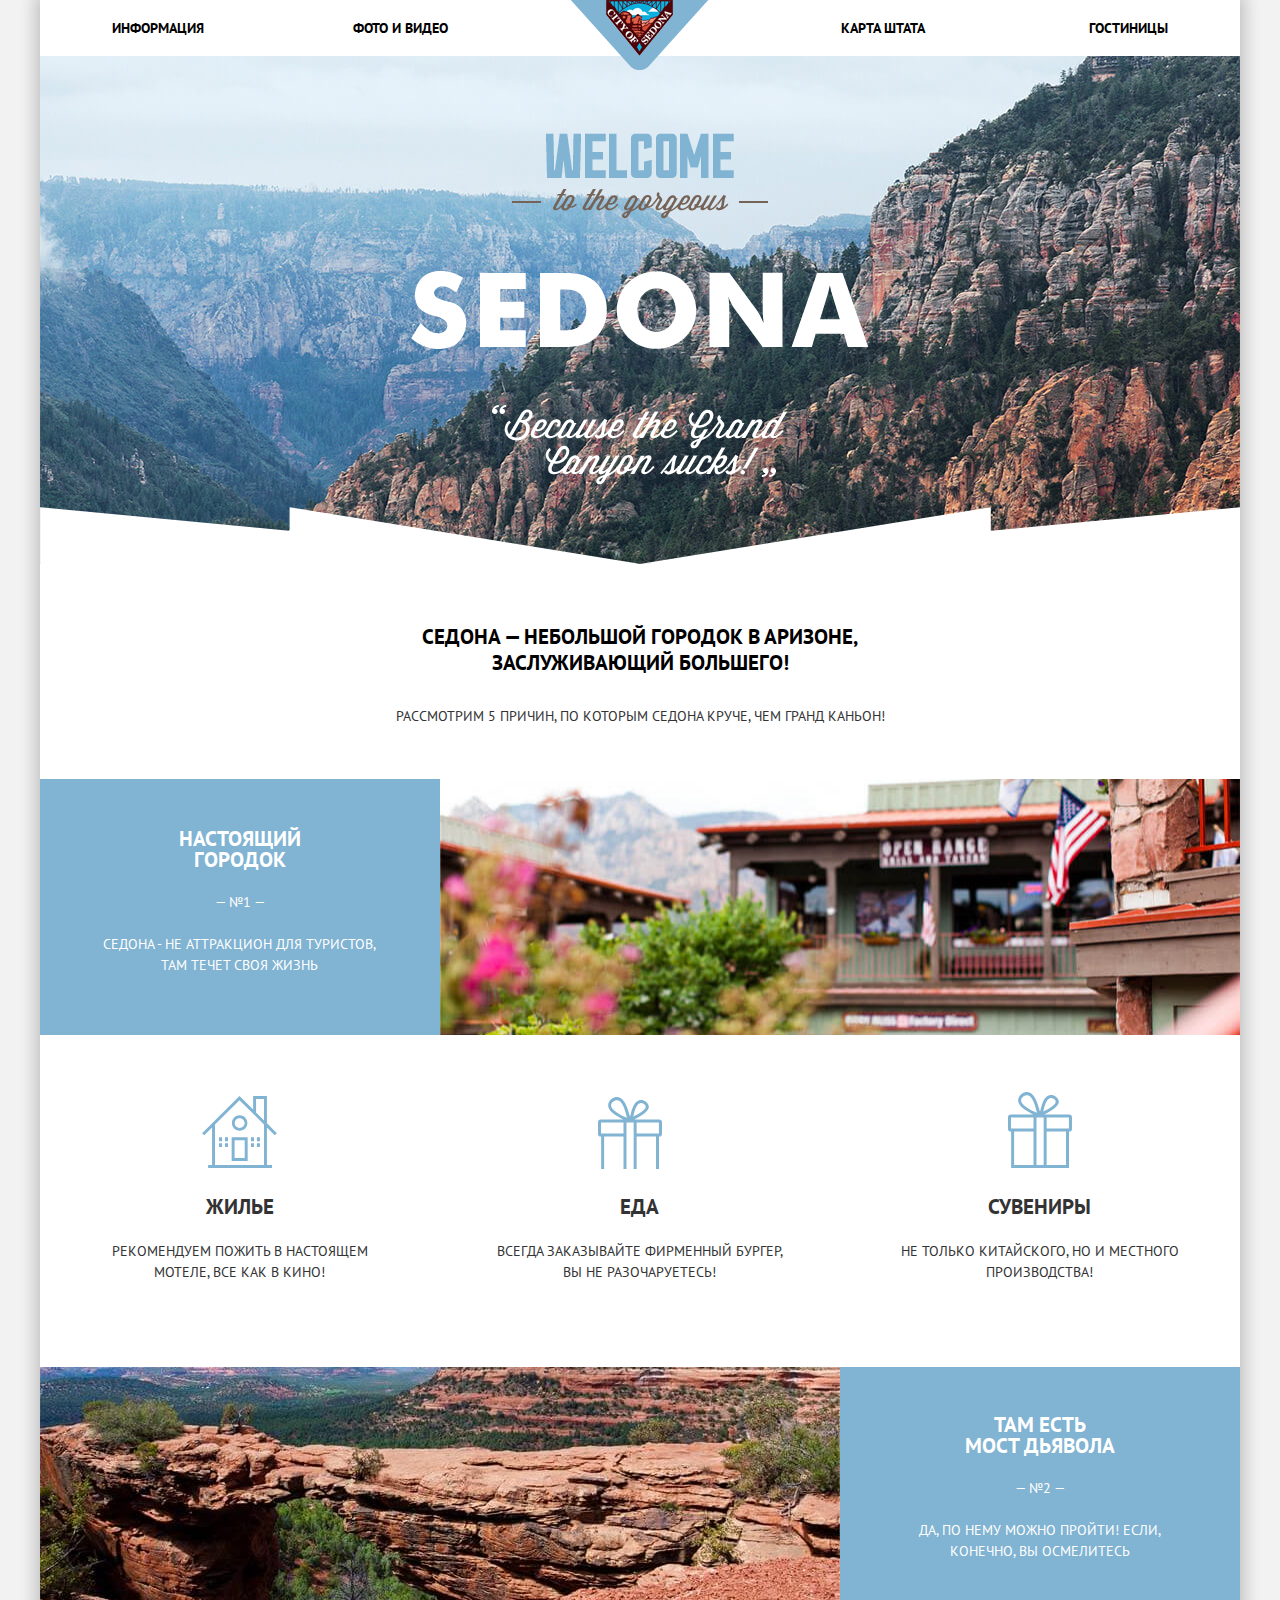
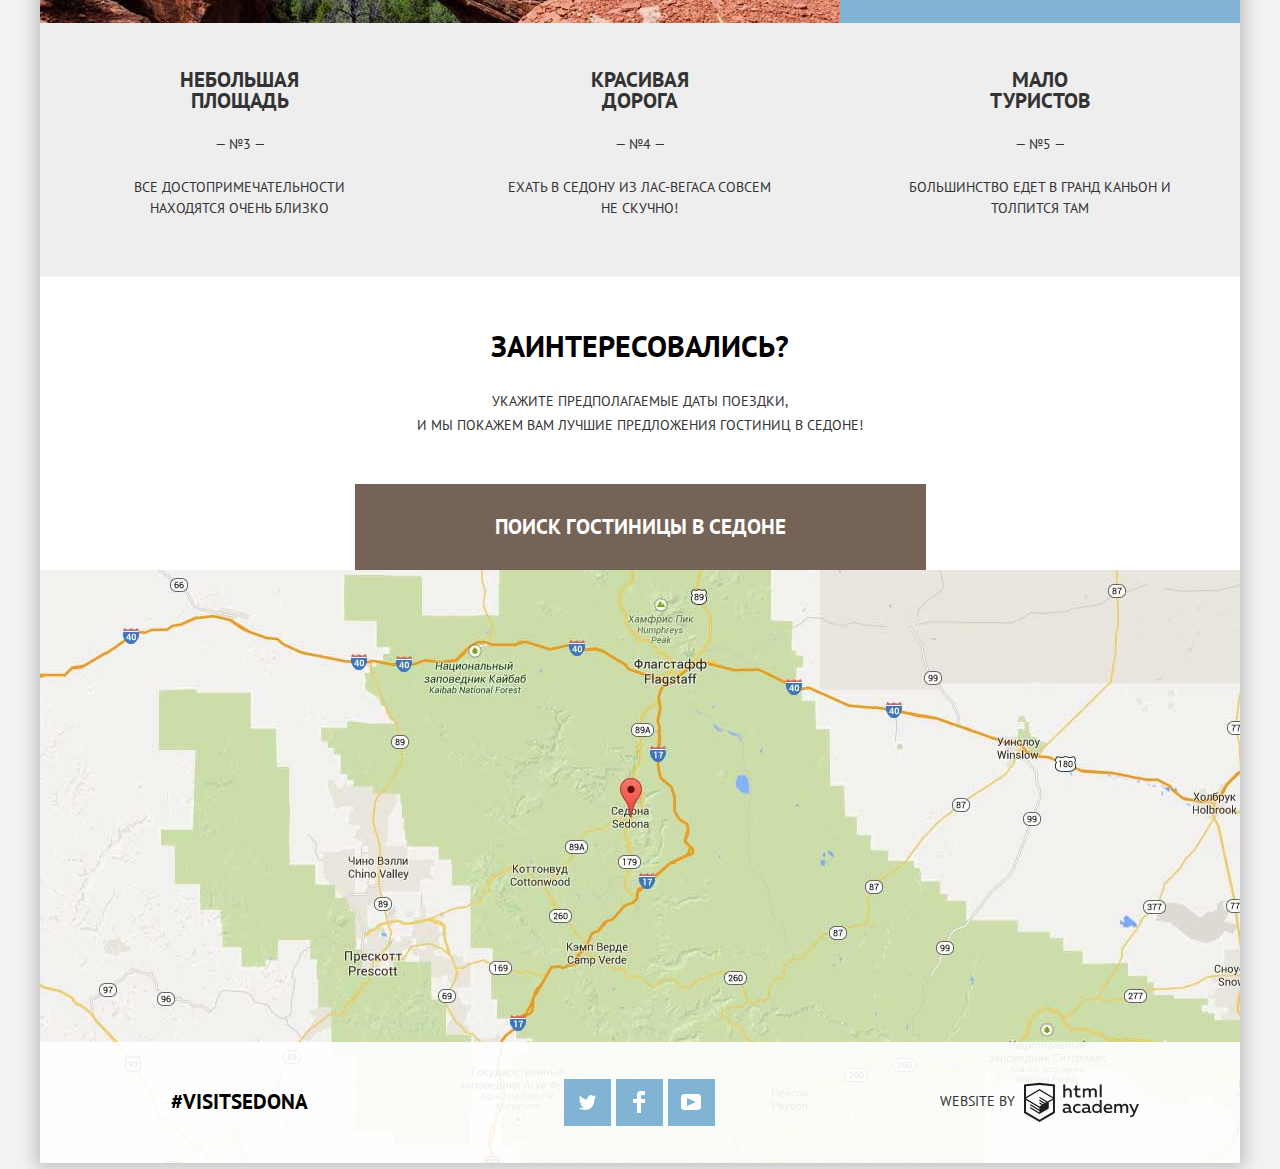
<file: index.html>
<!DOCTYPE html>
<html lang="ru">
    <head>
        <meta charset="utf-8">
        <title>HTML Academy: Седона</title>
        <link href="https://fonts.googleapis.com/css?family=PT+Sans:400,700&amp;subset=cyrillic" rel="stylesheet">
        <link rel="stylesheet" type="text/css" href="css/normalize-min.css">
        <link rel="stylesheet" type="text/css" href="css/style.css">
    </head>
    <body>
        <div class="wrapper">
            <header class="main-header">
                <nav class="main-navigation">
                    <a class="main-header-logo">
                        <img src="img/logo-sedona.png" width="138" height="70" alt="Logo «Sedona»">
                    </a>
                    <ul class="site-navigation">
                        <li class="site-navigation-item">
                            <a href="#">Информация</a>
                        </li>
                        <li class="site-navigation-item">
                            <a href="#">Фото и видео</a>
                        </li>
                        <li class="site-navigation-item">
                            <a href="#">Карта штата</a>
                        </li>
                        <li class="site-navigation-item">
                            <a href="hotels.html">Гостиницы</a>
                        </li>
                    </ul>
                </nav>
            </header>
            <main class="container">
                <section class="intro">
                    <h1 class="visually-hidden">Sedona</h1>
                    <div class="mask"></div>
                    <img src="img/welcome.png" width="458" height="352" alt="Wellcome to Sedona">
                </section>
                <section class="reasons">
                    <h2 class="visually-hidden">Причины</h2>
                    <div class="reasons-info">
                        <p class="reasons-slogan">Седона &mdash; небольшой городок в Аризоне, заслуживающий большего!</p>
                        <p>Рассмотрим 5 причин, по которым Седона круче, чем Гранд Каньон!</p>
                    </div>
                    <section class="reason">
                        <div class="reason-info-white">
                            <div class="reason-info">
                                <h3 class="reasons-title">Настоящий городок</h3>
                                <span class="reason-number">&mdash; №1 &mdash;</span>
                                <p>Седона - не аттракцион для туристов, там течет своя жизнь</p>
                            </div>
                            <div class="reason-photo">
                                <img src="img/reason-photo-1.jpg" width="800" height="401" alt="Фотография города">
                            </div>
                        </div>
                    </section>
                    <section class="features">
                        <h2 class="visually-hidden">Преимущества</h2>
                        <ul class="features-list">
                            <li class="feature-item feature-item-house">
                                <h3 class="reasons-title">Жилье</h3>
                                <p>Рекомендуем пожить в настоящем мотеле, все как в кино!</p>
                            </li>
                            <li class="feature-item feature-item-food">
                                <h3 class="reasons-title">Еда</h3>
                                <p>Всегда заказывайте фирменный бургер, вы не разочаруетесь!</p>
                            </li>
                            <li class="feature-item feature-item-souvenir">
                                <h3 class="reasons-title">Сувениры</h3>
                                <p>Не только китайского, но и местного производства!</p>
                            </li>
                        </ul>
                    </section>
                    <section class="reason">
                        <div class="reason-info-white">
                            <div class="reason-photo">
                                <img src="img/reason-photo-2.jpg" width="800" height="400" alt="Фотография каньйона - Мост Дьявола">
                            </div>
                            <div class="reason-info reason-info-bridge">
                                <h3 class="reasons-title">Там есть<br> Мост Дьявола</h3>
                                <span class="reason-number">&mdash; №2 &mdash;</span>
                                <p>Да, по нему можно пройти! Если, конечно, вы осмелитесь</p>
                            </div>
                        </div>
                    </section>
                    <section class="reason several-reasons">
                        <div class="reason-info">
                            <h3 class="reasons-title">Небольшая площадь</h3>
                            <span class="reason-number">&mdash; №3 &mdash;</span>
                            <p>Все достопримечательности находятся очень близко</p>
                        </div>
                        <div class="reason-info">
                            <h3 class="reasons-title">Красивая дорога</h3>
                            <span class="reason-number">&mdash; №4 &mdash;</span>
                            <p>Ехать в Седону из Лас-Вегаса совсем не скучно!</p>
                        </div>
                        <div class="reason-info">
                            <h3 class="reasons-title">Мало туристов</h3>
                            <span class="reason-number">&mdash; №5 &mdash;</span>
                            <p>Большинство едет в Гранд Каньон и толпится там</p>
                        </div>
                    </section>
                </section>
                <section class="search-hotel">
                    <h2 class="visually-hidden">Поиск гостиницы</h2>
                    <div class="search-hotel-info">
                        <b>Заинтересовались?</b>
                        <p>Укажите предполагаемые даты поездки,<br> и мы покажем вам лучшие предложения гостиниц в Седоне!</p>
                    </div>
                    <button class="btn brown-btn search-btn" type="button">Поиск гостиницы в Седоне</button>
                    <section class="search-hotel-form">
                        <h2 class="visually-hidden">Форма поиска гостиницы</h2>
                        <div class="search-wrapper">
                            <form class="search-form-visible" method="get" action="https://echo.htmlacademy.ru">
                                <div class="search-form-item">
                                    <label for="date-arrive">Дата заезда:</label>
                                    <input type="text" name="date-arrive" id="date-arrive" placeholder="24 АПРЕЛЯ 2017" required>
                                    <button class="calendar" type="button">
                                        <svg xmlns="http://www.w3.org/2000/svg" width="21" height="22" viewBox="0 0 21 22"><path d="M19.251 2.025h-2.845V.648c0-.381-.294-.689-.656-.689-.363 0-.656.308-.656.689v1.377h-3.938V.648c0-.381-.294-.689-.655-.689-.363 0-.657.308-.657.689v1.377H5.906V.648c0-.381-.294-.689-.656-.689-.363 0-.657.308-.657.689v1.377H1.75C.784 2.025 0 2.847 0 3.862v16.302C0 21.179.784 22 1.75 22h17.501c.966 0 1.749-.821 1.749-1.836V3.862c0-1.015-.783-1.837-1.749-1.837zm.437 18.139a.448.448 0 0 1-.437.459H1.75a.45.45 0 0 1-.438-.459V3.862a.45.45 0 0 1 .438-.459h2.844v1.378c0 .381.294.689.657.689.362 0 .656-.308.656-.689V3.403h3.938v1.378c0 .381.294.689.657.689.361 0 .655-.308.655-.689V3.403h3.938v1.378c0 .381.293.689.656.689.362 0 .656-.308.656-.689V3.403h2.845c.241 0 .437.206.437.459v16.302z"/><path d="M4.594 8.225h2.625v2.066H4.594zM4.594 11.668h2.625v2.067H4.594zM4.594 15.112h2.625v2.066H4.594zM9.188 15.112h2.625v2.066H9.188zM9.188 11.668h2.625v2.067H9.188zM9.188 8.225h2.625v2.066H9.188zM13.781 15.112h2.625v2.066h-2.625zM13.781 11.668h2.625v2.067h-2.625zM13.781 8.225h2.625v2.066h-2.625z"/></svg>
                                        <span class="visually-hidden">Календарь</span>
                                    </button>
                                </div>
                                <div class="search-form-item">
                                    <label for="date-departure">Дата выезда:</label>
                                    <input type="text" name="date-departure" id="date-departure" placeholder="4 ИЮЛЯ 2017" required>
                                    <button class="calendar" type="button">
                                        <svg xmlns="http://www.w3.org/2000/svg" width="21" height="22" viewBox="0 0 21 22"><path d="M19.251 2.025h-2.845V.648c0-.381-.294-.689-.656-.689-.363 0-.656.308-.656.689v1.377h-3.938V.648c0-.381-.294-.689-.655-.689-.363 0-.657.308-.657.689v1.377H5.906V.648c0-.381-.294-.689-.656-.689-.363 0-.657.308-.657.689v1.377H1.75C.784 2.025 0 2.847 0 3.862v16.302C0 21.179.784 22 1.75 22h17.501c.966 0 1.749-.821 1.749-1.836V3.862c0-1.015-.783-1.837-1.749-1.837zm.437 18.139a.448.448 0 0 1-.437.459H1.75a.45.45 0 0 1-.438-.459V3.862a.45.45 0 0 1 .438-.459h2.844v1.378c0 .381.294.689.657.689.362 0 .656-.308.656-.689V3.403h3.938v1.378c0 .381.294.689.657.689.361 0 .655-.308.655-.689V3.403h3.938v1.378c0 .381.293.689.656.689.362 0 .656-.308.656-.689V3.403h2.845c.241 0 .437.206.437.459v16.302z"/><path d="M4.594 8.225h2.625v2.066H4.594zM4.594 11.668h2.625v2.067H4.594zM4.594 15.112h2.625v2.066H4.594zM9.188 15.112h2.625v2.066H9.188zM9.188 11.668h2.625v2.067H9.188zM9.188 8.225h2.625v2.066H9.188zM13.781 15.112h2.625v2.066h-2.625zM13.781 11.668h2.625v2.067h-2.625zM13.781 8.225h2.625v2.066h-2.625z"/></svg>
                                        <span class="visually-hidden">Календарь</span>
                                    </button>
                                </div>
                                <div class="persons">
                                    <div class="persons-number">
                                        <label for="adults">Взрослые:</label>
                                        <div class="persons-wrapper">
                                            <button class="btn persons-btn" type="button">&#8211;
                                                <span class="visually-hidden">Меньше</span>
                                            </button>
                                            <input type="text" name="adults" id="adults" placeholder="2" required>
                                            <button class="btn persons-btn" type="button">&#43;
                                                <span class="visually-hidden">Больше</span>
                                            </button>
                                        </div>
                                    </div>
                                    <div class="persons-number">
                                        <label for="children">Дети:</label>
                                        <div class="persons-wrapper">
                                            <button class="btn persons-btn" type="button">&#8211;
                                                <span class="visually-hidden">Меньше</span>
                                            </button>
                                            <input type="text" name="children" id="children" placeholder="0">
                                            <button class="btn persons-btn" type="button">&#43;
                                                <span class="visually-hidden">Больше</span>
                                            </button>
                                        </div>
                                    </div>
                                </div>
                                <button class="btn search-form-btn" type="submit">Найти</button>
                            </form>
                        </div>
                    </section>
                </section>
                <div class="map">
                    <iframe src="https://www.google.com/maps/embed?pb=!1m14!1m8!1m3!1d839126.6445401292!2d-111.73746!3d34.759662!3m2!1i1024!2i768!4f13.1!3m3!1m2!1s0x872da132f942b00d%3A0x5548c523fa6c8efd!2sSedona%2C+AZ+86336!5e0!3m2!1sen!2sru!4v1504443405971" width="1200" height="593" allowfullscreen></iframe>
                </div>
            </main>
            <footer class="main-footer index-main-footer">
                <section class="footer-hashtag">
                    <h2 class="visually-hidden">Хэштег Седона</h2>
                    <a href="#">#visitsedona</a>
                </section>
                <section class="footer-social-list">
                    <h2 class="visually-hidden">Социальные кнопки</h2>
                    <ul class="footer-social">
                        <li class="footer-social-item">
                            <a class="btn social-btn social-twitter-btn" href="#">
                                <span class="visually-hidden">Twitter</span>
                            </a>
                        </li>
                        <li class="footer-social-item">
                            <a class="btn social-btn social-facebook-btn" href="#">
                                <span class="visually-hidden">Facebook</span>
                            </a>
                        </li>
                        <li class="footer-social-item">
                            <a class="btn social-btn social-youtube-btn" href="#">
                                <span class="visually-hidden">Youtube</span>
                            </a>
                        </li>
                    </ul>
                </section>
                <section class="footer-copyright">
                    <h2 class="visually-hidden">Копирайт Html Academy</h2>
                    <p>Website by
                        <a class="copyright-btn" href="https://htmlacademy.ru/intensive/htmlcss">
                            <span class="visually-hidden">html academy</span>
                            <svg class="academy-logo" id="Layer_1" data-name="Layer 1" xmlns="http://www.w3.org/2000/svg" viewBox="0 0 108.08 36.85"><title>logo-htmlacademy-small1</title><path d="M44.61,26.88a2,2,0,0,0,.55-0.1v1.33a3.25,3.25,0,0,1-1.18.21,1.67,1.67,0,0,1-1.67-1,4.84,4.84,0,0,1-3.14,1.08c-1.51,0-2.91-.83-2.91-2.55,0-2.13,2-2.79,3.71-2.79a11.08,11.08,0,0,1,2.17.25v-0.3c0-1-.76-1.77-2.19-1.77a7.42,7.42,0,0,0-3,.64v-1.7a10.21,10.21,0,0,1,3.19-.55c2.36,0,3.81,1.12,3.81,3.65v3a0.54,0.54,0,0,0,.49.59h0.17Zm-6.44-1.13A1.35,1.35,0,0,0,39.63,27h0.11a3.39,3.39,0,0,0,2.41-1V24.58a9.72,9.72,0,0,0-1.81-.21c-1,0-2.16.33-2.16,1.38h0Zm12.36-6.11a5,5,0,0,1,2.57.64V22a4.08,4.08,0,0,0-2.3-.7,2.75,2.75,0,1,0,0,5.49,5,5,0,0,0,2.43-.64v1.71a6.27,6.27,0,0,1-2.76.57A4.21,4.21,0,0,1,46,24.51q0-.21,0-0.41a4.32,4.32,0,0,1,4.18-4.46h0.38Zm12.17,7.24a2,2,0,0,0,.55-0.1v1.33a3.25,3.25,0,0,1-1.18.21,1.67,1.67,0,0,1-1.67-1,4.84,4.84,0,0,1-3.14,1.08c-1.51,0-2.91-.83-2.91-2.55,0-2.13,2-2.79,3.71-2.79a11.08,11.08,0,0,1,2.17.25v-0.3c0-1-.76-1.77-2.19-1.77a7.42,7.42,0,0,0-3,.64v-1.7a10.21,10.21,0,0,1,3.19-.55c2.36,0,3.81,1.12,3.81,3.65v3a0.54,0.54,0,0,0,.49.59h0.17Zm-6.44-1.13A1.35,1.35,0,0,0,57.73,27h0.11a3.39,3.39,0,0,0,2.41-1V24.58a9.72,9.72,0,0,0-1.81-.21c-1.06,0-2.16.33-2.16,1.38h0ZM73,16V28.2H71.35V26.88a3.88,3.88,0,0,1-3.19,1.54,4.4,4.4,0,0,1,0-8.78,3.81,3.81,0,0,1,3,1.3V16H73Zm-4.53,5.22a2.76,2.76,0,1,0,0,5.52A2.86,2.86,0,0,0,71.15,25V23A2.91,2.91,0,0,0,68.49,21.27ZM79,19.64c3.31,0,4.46,2.68,3.92,5.09H76.7c0.21,1.5,1.67,2.11,3.19,2.11a6.11,6.11,0,0,0,2.64-.59v1.6a7.14,7.14,0,0,1-3,.57C77,28.42,74.78,27,74.78,24a4.18,4.18,0,0,1,4-4.39H79Zm0.09,1.54a2.28,2.28,0,0,0-2.44,2.1v0.06H81.3A2,2,0,0,0,79.13,21.18Zm5.73,7V19.87h1.65v1a3.81,3.81,0,0,1,2.78-1.27A2.86,2.86,0,0,1,91.89,21a4.12,4.12,0,0,1,2.91-1.33A3.06,3.06,0,0,1,98,23V28.2h-1.9V23.05a1.59,1.59,0,0,0-1.42-1.75H94.42a2.8,2.8,0,0,0-2.07,1.12V28.2h-1.9V23.05A1.59,1.59,0,0,0,89,21.31H88.8a3,3,0,0,0-2.21,1.29v5.63H84.86Zm21.31-8.33h1.9l-3.91,9.46c-0.9,2.17-2.09,2.86-3.35,2.86a4.76,4.76,0,0,1-1.1-.14V30.46a2.86,2.86,0,0,0,.85.12c0.9,0,1.58-.64,2.07-1.9l0.17-.42-4-8.4h2l2.86,6.29ZM38.73,1.46V6.22a3.81,3.81,0,0,1,2.7-1.14,3.25,3.25,0,0,1,3.44,3.4v5.15H43V8.72a1.81,1.81,0,0,0-1.61-2h-0.3a2.93,2.93,0,0,0-2.32,1.39v5.52h-1.9V1.46h1.9ZM49.94,2.31v3h3V6.91h-3v3.81c0,1.1.5,1.46,1.58,1.46a4.49,4.49,0,0,0,1.69-.33v1.6A6.8,6.8,0,0,1,51,13.8a2.55,2.55,0,0,1-2.86-2.74V6.89H46.58V5.26h1.5V2.74Zm5.4,11.31V5.28H57v1A3.81,3.81,0,0,1,59.77,5a2.86,2.86,0,0,1,2.6,1.33A4.12,4.12,0,0,1,65.28,5,3.06,3.06,0,0,1,68.44,8.4v5.21h-1.9V8.46a1.59,1.59,0,0,0-1.42-1.75H64.89a2.8,2.8,0,0,0-2.07,1.12v5.78h-1.9V8.46A1.59,1.59,0,0,0,59.5,6.71H59.27A3,3,0,0,0,57.06,8v5.63H55.34ZM71.17,1.45H73V13.6H71.17V1.45ZM14.71,0H14.55L0,1.54V28.21l14.55,8.66,14.55-8.66V1.54Zm12.5,27.1L14.55,34.64,1.9,27.12V16.18l12.59,7.5V25L5.86,19.9v1.31l8.68,5.21v1.39L5.87,22.65V24l8.68,5.21,8.75-5.24V18.31L27.2,16V27.12Zm0-12.53-3.48,2-1.6,1L14.51,13v1.31L21,18.23H21l-0.14.09-1,.54-5.37-3.2V17l4.24,2.52-1,.67-3.2-1.9v1.31l2.1,1.24L14.5,22.1,2,14.65,14.51,7.11Zm0-1.32L14.49,5.76,1.91,13.25v-10L14.56,1.92,27.21,3.25v10h0Z" transform="translate(0 -0.02)" fill="#231f20"/></svg>
                        </a>
                    </p>
                </section>
            </footer>
        </div>
        <script src="js/script-min.js"></script>
    </body>
</html>
</file>
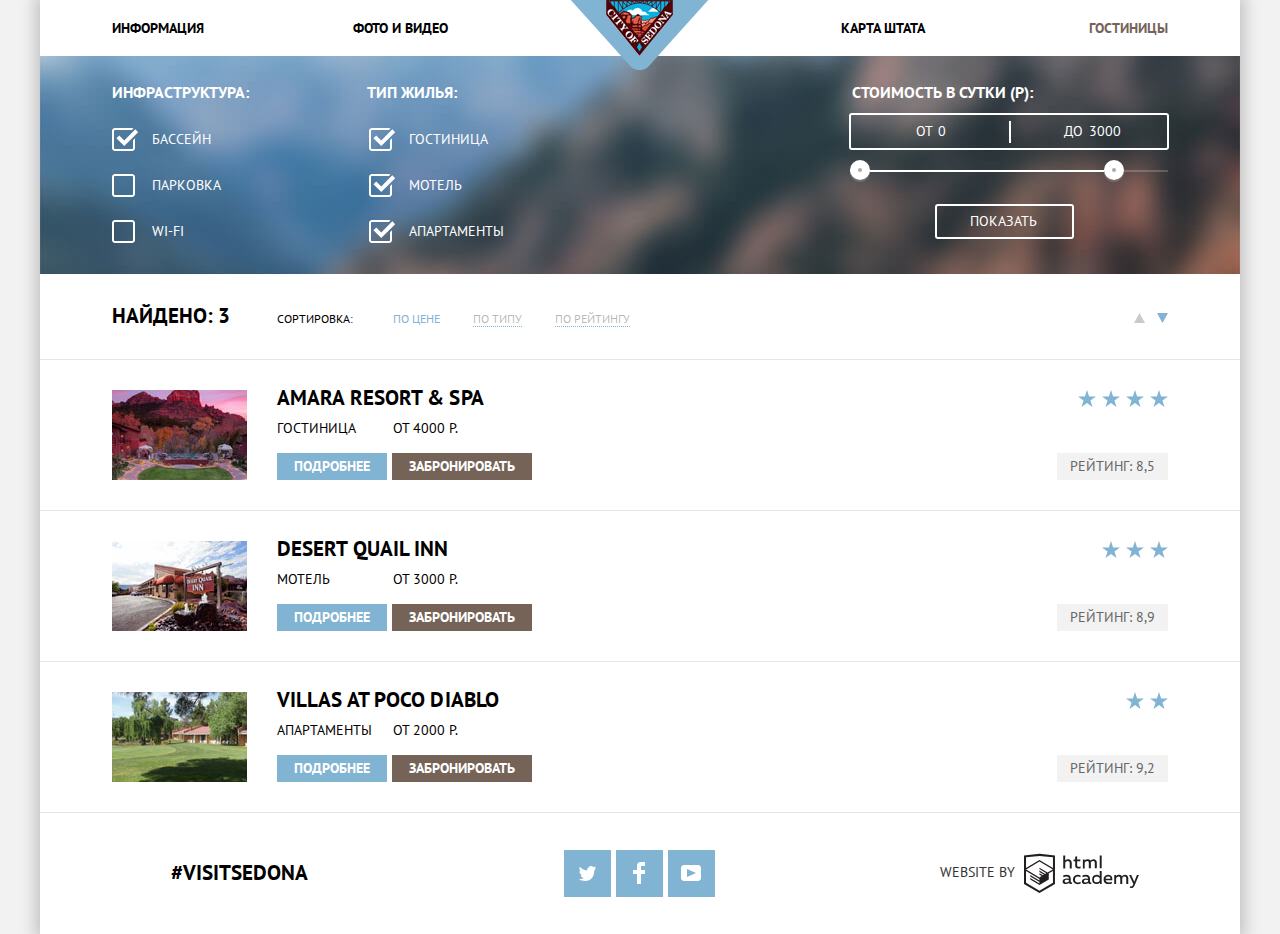
<file: hotels.html>
<!DOCTYPE html>
<html lang="ru">
    <head>
        <meta charset="utf-8">
        <title>HTML Academy: Седона</title>
        <link href="https://fonts.googleapis.com/css?family=PT+Sans:400,700&amp;subset=cyrillic" rel="stylesheet">
        <link rel="stylesheet" type="text/css" href="css/normalize-min.css">
        <link rel="stylesheet" type="text/css" href="css/style.css">
    </head>
    <body>
        <div class="wrapper">
            <header class="main-header">
                <nav class="main-navigation">
                    <a class="main-header-logo" href="index.html">
                        <img src="img/logo-sedona.png" width="138" height="70" alt="Logo «Sedona»">
                    </a>
                    <ul class="site-navigation">
                        <li class="site-navigation-item">
                            <a href="#">Информация</a>
                        </li>
                        <li class="site-navigation-item">
                            <a href="#">Фото и видео</a>
                        </li>
                        <li class="site-navigation-item">
                            <a href="#">Карта штата</a>
                        </li>
                        <li class="site-navigation-active">
                            <a>Гостиницы</a>
                        </li>
                    </ul>
                </nav>
            </header>
            <main class="container">
                <section class="filters">
                    <h2 class="visually-hidden">Фильтры поиска гостиницы</h2>
                    <form class="filter" method="get" action="https://echo.htmlacademy.ru">
                        <div class="filter-container">
                            <fieldset class="filter-services">
                                <legend>Инфраструктура:</legend>
                                <ul class="filter-list">
                                    <li class="filter-option">
                                        <label class="filter-item" for="pool">
                                            <input class="visually-hidden filter-input" type="checkbox" name="pool" id="pool" checked>
                                            <span class="checkbox-indicator"></span>
                                            Бассейн
                                        </label>
                                    </li>
                                    <li class="filter-option">
                                        <label for="parking">
                                            <input class="visually-hidden filter-input" type="checkbox" name="parking" id="parking">
                                            <span class="checkbox-indicator"></span>
                                            Парковка
                                        </label>
                                    </li>
                                    <li class="filter-option">
                                        <label for="wi-fi">
                                            <input class="visually-hidden filter-input" type="checkbox" name="wi-fi" id="wi-fi">
                                            <span class="checkbox-indicator"></span>
                                            Wi-Fi
                                        </label>
                                    </li>
                                </ul>
                            </fieldset>
                        </div>
                        <div class="filter-container">
                            <fieldset class="filter-type">
                                <legend>Тип жилья:</legend>
                                <ul class="filter-list">
                                    <li class="filter-option">
                                        <label for="hotel">
                                            <input class="visually-hidden filter-input" type="checkbox" name="hotel" id="hotel" checked>
                                            <span class="checkbox-indicator"></span>
                                            Гостиница
                                        </label>
                                    </li>
                                    <li class="filter-option">
                                        <label for="motel">
                                            <input class="visually-hidden filter-input" type="checkbox" name="motel" id="motel" checked>
                                            <span class="checkbox-indicator"></span>
                                            Мотель
                                        </label>
                                    </li>
                                    <li class="filter-option">
                                        <label for="apartments">
                                            <input class="visually-hidden filter-input" type="checkbox" name="apartments" id="apartments" checked>
                                            <span class="checkbox-indicator"></span>
                                            Апартаменты
                                        </label>
                                    </li>
                                </ul>
                            </fieldset>
                        </div>
                        <div class="filter-container">
                            <div class="price-value">
                                <div class="price-value-title">Стоимость в сутки (Р):</div>
                                <ul class="price-value-list">
                                    <li>
                                        <label class="price-value-min" for="price-min">От
                                            <input type="text" name="price-min" id="price-min" class="min-price" placeholder="0">
                                        </label>
                                    </li>
                                    <li>
                                        <label class="price-value-max" for="price-max">до
                                            <input type="text" name="price-max" id="price-max" class="max-price" placeholder="3000">
                                        </label>
                                    </li>
                                </ul>
                                <div class="range-controls">
                                    <div class="scale">
                                        <div class="bar"></div>
                                    </div>
                                    <div class="controller controller-min"></div>
                                    <div class="controller controller-max"></div>
                                </div>
                            </div>
                            <button type="submit" class="btn filters-btn">Показать</button>
                        </div>
                    </form>
                </section>
                <section class="hotels">
                    <h2 class="visually-hidden">Сортирова результатов поиска гостиницы</h2>
                    <section class="sorting">
                        <h2 class="visually-hidden">Сортировка результатов</h2>
                        <p class="result">Найдено: <span class="result-number">3</span></p>
                        <div class="sorting-type">
                            <span>Сортировка:</span>
                            <ul class="sorting-list">
                                <li class="sorting-list-active">
                                    <a href="#">По цене</a>
                                </li>
                                <li class="sorting-list-item">
                                    <a href="#">По типу</a>
                                </li>
                                <li class="sorting-list-item">
                                    <a href="#">По рейтингу</a>
                                </li>
                            </ul>
                        </div>
                        <div class="arrows">
                            <ul>
                                <li class="arrow-item">
                                    <a class="arrow" href="#">
                                        <span class="visually-hidden">От меньшего к большему</span>
                                        <svg xmlns="http://www.w3.org/2000/svg" width="11" height="10" viewBox="0 0 11 10">
                                            <path fill="#231F20" d="M5.5 0L0 10h11z"/>
                                        </svg>
                                    </a>
                                </li>
                                <li class="arrow-active">
                                    <a class="arrow arrow-active-item" href="#">
                                        <span class="visually-hidden">От большего к меньшему</span>
                                        <svg xmlns="http://www.w3.org/2000/svg" width="11" height="10" viewBox="0 0 11 10">
                                            <path fill="#231F20" d="M5.5 10L0 0h11z"/>
                                        </svg>
                                    </a>
                                </li>
                            </ul>
                        </div>
                    </section>
                    <section class="hotel-items">
                        <h2 class="visually-hidden">Результаты поиска гостиницы</h2>
                        <article class="hotel-item">
                            <div class="hotel-photo">
                                <img src="img/hotel-photo-1.jpg" width="135" height="90" alt="Гостиница - Amara Resort & Spa">
                            </div>
                            <div class="hotel-info">
                                <h3 class="hotel-title">
                                    <a href="#">Amara Resort & Spa</a>
                                </h3>
                                <div class="hotel-info-text">
                                    <span class="hotel-info-title">Гостиница</span>
                                    <span class="hotel-info-price">От 4000 р.</span>
                                </div>
                                <div class="hotel-info-buttons">
                                    <a class="btn more-btn" href="#">Подробнее</a>
                                    <a class="btn brown-btn reservation-btn" href="#">Забронировать</a>
                                </div>
                            </div>
                            <div class="rating">
                                <ul class="rating-stars">
                                    <li class="rating-star">
                                        <span class="visually-hidden">Звезда 1</span>
                                    </li>
                                    <li class="rating-star">
                                        <span class="visually-hidden">Звезда 2</span>
                                    </li>
                                    <li class="rating-star">
                                        <span class="visually-hidden">Звезда 3</span>
                                    </li>
                                    <li class="rating-star">
                                        <span class="visually-hidden">Звезда 4</span>
                                    </li>
                                </ul>
                                <span class="rating-number">Рейтинг: 8,5</span>
                            </div>
                        </article>
                        <article class="hotel-item">
                            <div class="hotel-photo">
                                <img src="img/hotel-photo-2.jpg" width="135" height="90" alt="Мотель - Desert Quail Inn">
                            </div>
                            <div class="hotel-info">
                                <h3 class="hotel-title">
                                    <a href="#">Desert Quail Inn</a>
                                </h3>
                                <div class="hotel-info-text">
                                    <span class="hotel-info-title">Мотель</span>
                                    <span class="hotel-info-price">От 3000 р.</span>
                                </div>
                                <div class="hotel-info-buttons">
                                    <a class="btn more-btn" href="#">Подробнее</a>
                                    <a class="btn brown-btn reservation-btn" href="#">Забронировать</a>
                                </div>
                            </div>
                            <div class="rating">
                                <ul class="rating-stars">
                                    <li class="rating-star">
                                        <span class="visually-hidden">Звезда 1</span>
                                    </li>
                                    <li class="rating-star">
                                        <span class="visually-hidden">Звезда 2</span>
                                    </li>
                                    <li class="rating-star">
                                        <span class="visually-hidden">Звезда 3</span>
                                    </li>
                                </ul>
                                <span class="rating-number">Рейтинг: 8,9</span>
                            </div>
                        </article>
                        <article class="hotel-item">
                            <div class="hotel-photo">
                                <img src="img/hotel-photo-3.jpg" width="135" height="90" alt="Апартаменты - Villas at Poco Diablo">
                            </div>
                            <div class="hotel-info">
                                <h3 class="hotel-title">
                                    <a href="#">Villas at Poco Diablo</a>
                                </h3>
                                <div class="hotel-info-text">
                                    <span class="hotel-info-title">Апартаменты</span>
                                    <span class="hotel-info-price">От 2000 р.</span>
                                </div>
                                <div class="hotel-info-buttons">
                                    <a href="#" class="btn more-btn">Подробнее</a>
                                    <a href="#" class="btn brown-btn reservation-btn">Забронировать</a>
                                </div>
                            </div>
                            <div class="rating">
                                <ul class="rating-stars">
                                    <li class="rating-star">
                                        <span class="visually-hidden">Звезда 1</span>
                                    </li>
                                    <li class="rating-star">
                                        <span class="visually-hidden">Звезда 2</span>
                                    </li>
                                </ul>
                                <span class="rating-number">Рейтинг: 9,2</span>
                            </div>
                        </article>
                    </section>
                </section>
            </main>
            <footer class="main-footer">
                <section class="footer-hashtag">
                    <h2 class="visually-hidden">Хэштег Седона</h2>
                    <a href="#">#visitsedona</a>
                </section>
                <section class="footer-social-list">
                    <h2 class="visually-hidden">Социальные кнопки</h2>
                    <ul class="footer-social">
                        <li class="footer-social-item">
                            <a class="btn social-btn social-twitter-btn" href="#">
                                <span class="visually-hidden">Twitter</span>
                            </a>
                        </li>
                        <li class="footer-social-item">
                            <a class="btn social-btn social-facebook-btn" href="#">
                                <span class="visually-hidden">Facebook</span>
                            </a>
                        </li>
                        <li class="footer-social-item">
                            <a class="btn social-btn social-youtube-btn" href="#">
                                <span class="visually-hidden">Youtube</span>
                            </a>
                        </li>
                    </ul>
                </section>
                <section class="footer-copyright">
                    <h2 class="visually-hidden">Копирайт Html Academy</h2>
                    <p>Website by
                        <a class="copyright-btn" href="https://htmlacademy.ru/intensive/htmlcss">
                            <span class="visually-hidden">html academy</span>
                            <svg class="academy-logo" id="Layer_1" data-name="Layer 1" xmlns="http://www.w3.org/2000/svg" viewBox="0 0 108.08 36.85"><title>logo-htmlacademy-small1</title><path d="M44.61,26.88a2,2,0,0,0,.55-0.1v1.33a3.25,3.25,0,0,1-1.18.21,1.67,1.67,0,0,1-1.67-1,4.84,4.84,0,0,1-3.14,1.08c-1.51,0-2.91-.83-2.91-2.55,0-2.13,2-2.79,3.71-2.79a11.08,11.08,0,0,1,2.17.25v-0.3c0-1-.76-1.77-2.19-1.77a7.42,7.42,0,0,0-3,.64v-1.7a10.21,10.21,0,0,1,3.19-.55c2.36,0,3.81,1.12,3.81,3.65v3a0.54,0.54,0,0,0,.49.59h0.17Zm-6.44-1.13A1.35,1.35,0,0,0,39.63,27h0.11a3.39,3.39,0,0,0,2.41-1V24.58a9.72,9.72,0,0,0-1.81-.21c-1,0-2.16.33-2.16,1.38h0Zm12.36-6.11a5,5,0,0,1,2.57.64V22a4.08,4.08,0,0,0-2.3-.7,2.75,2.75,0,1,0,0,5.49,5,5,0,0,0,2.43-.64v1.71a6.27,6.27,0,0,1-2.76.57A4.21,4.21,0,0,1,46,24.51q0-.21,0-0.41a4.32,4.32,0,0,1,4.18-4.46h0.38Zm12.17,7.24a2,2,0,0,0,.55-0.1v1.33a3.25,3.25,0,0,1-1.18.21,1.67,1.67,0,0,1-1.67-1,4.84,4.84,0,0,1-3.14,1.08c-1.51,0-2.91-.83-2.91-2.55,0-2.13,2-2.79,3.71-2.79a11.08,11.08,0,0,1,2.17.25v-0.3c0-1-.76-1.77-2.19-1.77a7.42,7.42,0,0,0-3,.64v-1.7a10.21,10.21,0,0,1,3.19-.55c2.36,0,3.81,1.12,3.81,3.65v3a0.54,0.54,0,0,0,.49.59h0.17Zm-6.44-1.13A1.35,1.35,0,0,0,57.73,27h0.11a3.39,3.39,0,0,0,2.41-1V24.58a9.72,9.72,0,0,0-1.81-.21c-1.06,0-2.16.33-2.16,1.38h0ZM73,16V28.2H71.35V26.88a3.88,3.88,0,0,1-3.19,1.54,4.4,4.4,0,0,1,0-8.78,3.81,3.81,0,0,1,3,1.3V16H73Zm-4.53,5.22a2.76,2.76,0,1,0,0,5.52A2.86,2.86,0,0,0,71.15,25V23A2.91,2.91,0,0,0,68.49,21.27ZM79,19.64c3.31,0,4.46,2.68,3.92,5.09H76.7c0.21,1.5,1.67,2.11,3.19,2.11a6.11,6.11,0,0,0,2.64-.59v1.6a7.14,7.14,0,0,1-3,.57C77,28.42,74.78,27,74.78,24a4.18,4.18,0,0,1,4-4.39H79Zm0.09,1.54a2.28,2.28,0,0,0-2.44,2.1v0.06H81.3A2,2,0,0,0,79.13,21.18Zm5.73,7V19.87h1.65v1a3.81,3.81,0,0,1,2.78-1.27A2.86,2.86,0,0,1,91.89,21a4.12,4.12,0,0,1,2.91-1.33A3.06,3.06,0,0,1,98,23V28.2h-1.9V23.05a1.59,1.59,0,0,0-1.42-1.75H94.42a2.8,2.8,0,0,0-2.07,1.12V28.2h-1.9V23.05A1.59,1.59,0,0,0,89,21.31H88.8a3,3,0,0,0-2.21,1.29v5.63H84.86Zm21.31-8.33h1.9l-3.91,9.46c-0.9,2.17-2.09,2.86-3.35,2.86a4.76,4.76,0,0,1-1.1-.14V30.46a2.86,2.86,0,0,0,.85.12c0.9,0,1.58-.64,2.07-1.9l0.17-.42-4-8.4h2l2.86,6.29ZM38.73,1.46V6.22a3.81,3.81,0,0,1,2.7-1.14,3.25,3.25,0,0,1,3.44,3.4v5.15H43V8.72a1.81,1.81,0,0,0-1.61-2h-0.3a2.93,2.93,0,0,0-2.32,1.39v5.52h-1.9V1.46h1.9ZM49.94,2.31v3h3V6.91h-3v3.81c0,1.1.5,1.46,1.58,1.46a4.49,4.49,0,0,0,1.69-.33v1.6A6.8,6.8,0,0,1,51,13.8a2.55,2.55,0,0,1-2.86-2.74V6.89H46.58V5.26h1.5V2.74Zm5.4,11.31V5.28H57v1A3.81,3.81,0,0,1,59.77,5a2.86,2.86,0,0,1,2.6,1.33A4.12,4.12,0,0,1,65.28,5,3.06,3.06,0,0,1,68.44,8.4v5.21h-1.9V8.46a1.59,1.59,0,0,0-1.42-1.75H64.89a2.8,2.8,0,0,0-2.07,1.12v5.78h-1.9V8.46A1.59,1.59,0,0,0,59.5,6.71H59.27A3,3,0,0,0,57.06,8v5.63H55.34ZM71.17,1.45H73V13.6H71.17V1.45ZM14.71,0H14.55L0,1.54V28.21l14.55,8.66,14.55-8.66V1.54Zm12.5,27.1L14.55,34.64,1.9,27.12V16.18l12.59,7.5V25L5.86,19.9v1.31l8.68,5.21v1.39L5.87,22.65V24l8.68,5.21,8.75-5.24V18.31L27.2,16V27.12Zm0-12.53-3.48,2-1.6,1L14.51,13v1.31L21,18.23H21l-0.14.09-1,.54-5.37-3.2V17l4.24,2.52-1,.67-3.2-1.9v1.31l2.1,1.24L14.5,22.1,2,14.65,14.51,7.11Zm0-1.32L14.49,5.76,1.91,13.25v-10L14.56,1.92,27.21,3.25v10h0Z" transform="translate(0 -0.02)" fill="#231f20"/></svg>
                        </a>
                    </p>
                </section>
            </footer>
        </div>
    </body>
</html>
</file>
<file: css/style.css>
@-webkit-keyframes search-form-animation {
    0% {
        -webkit-transform: translateY(0);
                transform: translateY(0);
        height: 200px;
    }
    50% {
        height: 500px;
    }
    100% {
        -webkit-box-shadow: inset 0 0 15px 10px rgba(0,0,0,0.1);
                box-shadow: inset 0 0 15px 10px rgba(0,0,0,0.1);
    }
}

@keyframes search-form-animation {
    0% {
        -webkit-transform: translateY(0);
                transform: translateY(0);
        height: 200px;
    }
    50% {
        height: 500px;
    }
    100% {
        -webkit-box-shadow: inset 0 0 15px 10px rgba(0,0,0,0.1);
                box-shadow: inset 0 0 15px 10px rgba(0,0,0,0.1);
    }
}

*, *:before, *:after {
    -webkit-box-sizing: inherit;
            box-sizing: inherit;
}
html {
    -webkit-box-sizing: border-box;
            box-sizing: border-box;
}
.content-box-component {
    -webkit-box-sizing: content-box;
            box-sizing: content-box;
}

body {
    margin: 0;
    padding: 0;
    font-family: "PT Sans", "Arial", sans-serif;
    font-size: 14px;
    line-height: 21px;
    font-weight: 400;
    text-transform: uppercase;
    color: #333333;
    background-color: #f2f2f2;
}

a {
    text-decoration: none;
}

.visually-hidden {
    position: absolute;
    width: 1px;
    height: 1px;
    margin: -1px;
    border: 0;
    padding: 0;
    clip: rect(0,0,0,0);
    overflow: hidden;
}

.wrapper {
    position: relative;
    display: -webkit-box;
    display: -ms-flexbox;
    display: flex;
    -webkit-box-orient: vertical;
    -webkit-box-direction: normal;
        -ms-flex-direction: column;
            flex-direction: column;
    width: 1200px;
    margin: 0 auto;
    background-color: #ffffff;
    -webkit-box-shadow: 0 0 15px 5px rgba(0,0,0,0.2);
            box-shadow: 0 0 15px 5px rgba(0,0,0,0.2);
}

/*Общие стили для кнопок*/
.btn {
    font-family: "PT Sans", "Arial", sans-serif;
    font-size: 21px;
    line-height: 26px;
    font-weight: 700;
    text-align: center;
    text-transform: uppercase;
    vertical-align: middle;
    color: #ffffff;
    background-color: #81b3d2;
    border: none;
    outline: none;
    cursor: pointer;
}

.btn:hover,
.btn:focus {
    background-color: #669ec0;
}

.btn:active {
    color: rgba(255, 255, 255, 0.3);
    background-color: #5496bd;
}

.brown-btn {
    background-color: #766357;
}

.brown-btn:hover,
.brown-btn:focus {
    background-color: #604e43;
}

.brown-btn:active {
    background-color: #503e33;
}

/*Исчезновение плейсхолдера при фокусе*/
input[type=text]:focus::-webkit-input-placeholder {
    opacity: 0;
}

input[type=text]:focus::-moz-placeholder {
    opacity: 0;
}

input[type=text]:focus:-ms-input-placeholder {
    opacity: 0;
}

/*Стилизация главной страницы*/
.main-navigation {
    position: relative;
    color: #000000;
    background-color: #ffffff;
}

.main-navigation .main-header-logo {
    position: absolute;
    top: 0;
    left: 0;
    right: 0;
    bottom: 0;
    display: inline-block;
    vertical-align: middle;
    width: 138px;
    height: 70px;
    margin: 0 auto;
}

.main-navigation .site-navigation {
    display: -webkit-box;
    display: -ms-flexbox;
    display: flex;
    -webkit-box-align: center;
        -ms-flex-align: center;
            align-items: center;
    -ms-flex-wrap: wrap;
        flex-wrap: wrap;
    width: 100%;
    list-style: none;
    padding: 0 6%;
    margin: 0;
}

.site-navigation li {
    width: 20%;
    margin: 15px 0;
}

.site-navigation li:nth-child(2) {
    margin-right: 20%;
}

.site-navigation li:nth-child(2),
.site-navigation li:nth-child(5n+6) {
    padding-left: 30px;
}

.site-navigation li:nth-child(3),
.site-navigation li:nth-child(5n+3) {
    padding-right: 32px;
}

.site-navigation li:nth-child(3),
.site-navigation li:nth-child(4),
.site-navigation li:nth-child(5n+3),
.site-navigation li:nth-child(5n+4) {
    text-align: right;
}

.site-navigation li:nth-child(5n+7) {
    text-align: center;
}

.site-navigation-item a,
.site-navigation-active a {
    font-family: "PT Sans", "Arial", sans-serif;
    font-size: 14px;
    line-height: 26px;
    font-weight: 700;
    color: #000000;
}

.site-navigation-active a {
    color: #766357;
}

.site-navigation-item a:hover,
.site-navigation-item a:focus {
    color:  #81b3d2;
    outline: none;
}

.site-navigation-item a:active {
    color: rgba(0, 0, 0, 0.3);
}

.container {
    display: -webkit-box;
    display: -ms-flexbox;
    display: flex;
    -webkit-box-orient: vertical;
    -webkit-box-direction: normal;
        -ms-flex-direction: column;
            flex-direction: column;
}

.intro {
    display: -webkit-box;
    display: -ms-flexbox;
    display: flex;
    background: url("../img/index-bg-1.jpg") 0 -56px no-repeat #81b3d2;
    background-size: cover;
}

.intro .mask {
    position: relative;
}


.intro .mask::before {
    content: "";
    position: absolute;
    bottom: 0;
    left: 0;
    display: block;
    width: 1200px;
    height: 57px;
    background: url("../img/index-bg-2.png") bottom left no-repeat;
}

.intro img {
    -ms-flex-item-align: center;
        align-self: center;
    width: 458px;
    height: 352px;
    margin: 77px auto 79px auto;
}

.reasons {
    text-align: center;
    background-color: #ffffff;
}

.reasons .reasons-info {
    max-width: 50%;
    margin: 60px auto 50px auto;
}

.reasons-info p {
    line-height: 26px;
}

.reasons-info .reasons-slogan {
    font-family: "PT Sans", "Arial", sans-serif;
    font-size: 21px;
    font-weight: 700;
    color: #000000;
    margin: 27px 0;
}

.reasons .reasons-title {
    max-width: 54%;
    font-family: "PT Sans", "Arial", sans-serif;
    font-size: 21px;
    line-height: 21px;
    font-weight: 700;
    margin: 22px auto;
}

.reason-info .reason-number {
    display: block;
    margin: 21px 0;
}

.reason .reason-info-white {
    display: -webkit-box;
    display: -ms-flexbox;
    display: flex;
    color: #ffffff;
    background-color: #81b3d2;
}

.reason .reason-info {
    width: 33.33%;
    padding: 27px 60px 45px;
}

.reason-info-white .reason-info-bridge {
    padding-right: 45px;
    padding-left: 45px;
}

.reason-info-bridge .reasons-title {
    margin: 20px auto 22px auto;
}

.reason-info-white .reason-photo {
    display: flex;
    align-items: center;
    align-self: center;
    max-width: 800px;
    max-height: 256px;
    width: 66.66%;
    overflow: hidden;
}

.reason-photo img{
    width: 100%;
    height: auto;
}

.features .features-list {
    display: -webkit-box;
    display: -ms-flexbox;
    display: flex;
    -ms-flex-wrap: wrap;
        flex-wrap: wrap;
    list-style: none;
    padding: 0;
    margin: 0 0 20px 0;
}

.features-list .feature-item {
    position: relative;
    width: 33.33%;
    padding: 137px 50px 50px 50px;
}

.feature-item::before {
    content: "";
    position: absolute;
    top: 0;
    left: 0;
    display: block;
    width: 75px;
    height: 72px;
}

.feature-item-house::before {
    top: 61px;
    left: 162px;
    background: url("../img/icon-1.svg") 0 0 no-repeat;
}

.feature-item-food::before {
    top: 62px;
    left: 158px;
    background: url("../img/icon-2.svg") 0 0 no-repeat;
}

.feature-item-souvenir::before {
    width: 64px;
    height: 76px;
    top: 57px;
    left: 168px;
    background: url("../img/icon-3.svg") 0 0 no-repeat;
}

.features .reasons-title {
    margin: 24px auto;
}

.reasons .several-reasons {
    display: -webkit-box;
    display: -ms-flexbox;
    display: flex;
    -ms-flex-wrap: wrap;
        flex-wrap: wrap;
    background-color: #eeeeee;
}

.several-reasons .reason-info {
    width: 33.33%;
    padding: 27px 60px 44px;
}

.several-reasons .reasons-title {
    margin: 19px auto;
}

.several-reasons .reason-number {
    margin: 23px 0 22px 0;
}

.search-hotel {
    text-align: center;
    background-color: #ffffff;
}

.search-hotel .search-hotel-info {
    line-height: 24px;
    margin: 51px 0 47px;
}

.search-hotel-info b {
    font-family: "PT Sans", "Arial", sans-serif;
    font-size: 30px;
    line-height: 36px;
    font-weight: 700;
    color: #000000;
}

.search-hotel-info p {
    margin: 25px 0;
}

.search-hotel .search-btn {
    max-width: 575px;
    padding: 30px 140px;
}

.search-hotel .search-hotel-form {
    position: relative;
    width: 570px;
    margin: 0 auto;
}

.search-hotel-form .search-wrapper {
    position: absolute;
    top: 0;
    left: 0;
    right: 0;
    max-width: 570px;
    margin: 0 auto;
}

.search-form-visible {
    display: -webkit-box;
    display: -ms-flexbox;
    display: flex;
    -webkit-box-orient: vertical;
    -webkit-box-direction: normal;
        -ms-flex-direction: column;
            flex-direction: column;
    -ms-flex-wrap: wrap;
        flex-wrap: wrap;
    max-height: 500px;
    font-family: "PT Sans", "Arial", sans-serif;
    font-size: 14px;
    line-height: 26px;
    font-weight: 700;
    text-align: start;
    color: #000000;
    background-color: #ffffff;
    padding: 55px;
    -webkit-box-shadow: 0 0 15px 2px rgba(0,0,0,0.2);
            box-shadow: 0 0 15px 2px rgba(0,0,0,0.2);
    overflow: auto;
    -webkit-animation: search-form-animation 0.5s ease-out;
            animation: search-form-animation 0.5s ease-out;
}

.search-form-hidden {
    display: none;
}

.search-form-visible label {
    letter-spacing: 0.4px;
    padding: 5px 0;
    cursor: pointer;
}

.search-form-visible input {
    font-family: "PT Sans", "Arial", sans-serif;
    font-size: 14px;
    line-height: 26px;
    font-weight: 700;
    color: #000000;
    background-color: #f2f2f2;
    border: none;
}

.search-form-visible .search-form-item {
    position: relative;
    display: -webkit-box;
    display: -ms-flexbox;
    display: flex;
    -webkit-box-pack: justify;
        -ms-flex-pack: justify;
            justify-content: space-between;
    margin-bottom: 30px;
}

.search-form-item input {
    width: 346px;
    padding: 5px 40px 5px 10px;
}

.search-form-visible input[type=text]:hover {
    background-color: #ebebeb;
}

.search-form-visible input[type=text]:focus {
    background-color: #ffffff;
    -webkit-box-shadow: inset 0 0 0 1px #e5e5e5;
            box-shadow: inset 0 0 0 1px #e5e5e5;
    outline: none;
}

.search-form-item .calendar {
    position: absolute;
    right: 0;
    bottom: 0;
    fill: #cacaca;
    background-color: transparent;
    border: none;
    margin-right: 4px;
    margin-bottom: 1px;
    cursor: pointer;
}

.search-form-item .calendar:hover,
.search-form-item .calendar:focus {
    fill: #000000;
    outline: none;
}

.search-form-item .calendar:active {
    fill: #81b3d2;
}

.persons {
    margin: 3px 0 30px 0;
}

.persons,
.persons-wrapper {
    display: -webkit-box;
    display: -ms-flexbox;
    display: flex;
}

.persons-number {
    display: -webkit-box;
    display: -ms-flexbox;
    display: flex;
    width: 50%;
    -webkit-box-pack: justify;
        -ms-flex-pack: justify;
            justify-content: space-between;
    -ms-flex-line-pack: center;
        align-content: center;
}

.persons-number input {
    width: 38px;
    height: 38px;
    text-align: center;
}

.persons-number:nth-of-type(2) {
    width: 40%;
    margin-left: 50px;
}

.search-form-visible .persons-btn {
    width: 38px;
    height: 38px;
    color: #cacaca;
    background-color: #f2f2f2;
}

.search-form-visible .persons-btn:hover,
.search-form-visible .persons-btn:focus {
    color: #000000;
    outline: none;
}

.search-form-visible .persons-btn:active {
    color: #81b3d2;
}

.search-form-visible input::-webkit-input-placeholder {
    color:#000000;
}

.search-form-visible input::-moz-placeholder {
    color:#000000;
    opacity: 1;
}

.search-form-visible input:-ms-input-placeholder {
    color:#000000;
}

.search-form-visible .search-form-btn {
    padding: 16px;
    margin-top: 24px;
}

.map {
    width: 100%;
    height: 593px;
    background: url("../img/map.jpg") 0 0 no-repeat;
}

.map iframe {
    border: none;
}

.main-footer {
    position: relative;
    display: -webkit-box;
    display: -ms-flexbox;
    display: flex;
    -webkit-box-align: center;
        -ms-flex-align: center;
            align-items: center;
    -ms-flex-wrap: wrap;
        flex-wrap: wrap;
    text-align: center;
}

.index-main-footer {
    position: absolute;
    bottom: 0;
    display: -webkit-box;
    display: -ms-flexbox;
    display: flex;
    -webkit-box-align: center;
        -ms-flex-align: center;
            align-items: center;
    -ms-flex-wrap: wrap;
        flex-wrap: wrap;
    width: 100%;
    background-color: rgba(255,255,255,0.9);
}

.main-footer section {
    display: -webkit-box;
    display: -ms-flexbox;
    display: flex;
    width: 33.33%;
    margin: 37px 0;
}

.main-footer .footer-hashtag {
    display: -webkit-box;
    display: -ms-flexbox;
    display: flex;
    -ms-flex-wrap: wrap;
        flex-wrap: wrap;
    margin-bottom: 39px;
}

.footer-hashtag a {
    display: inline-block;
    vertical-align: middle;
    font-family: "PT Sans", "Arial", sans-serif;
    font-size: 21px;
    line-height: 26px;
    font-weight: 700;
    color: #000000;
}

.footer-hashtag a,
.footer-copyright p {
    margin: auto;
}

.main-footer .footer-social {
    display: -webkit-box;
    display: -ms-flexbox;
    display: flex;
    -ms-flex-wrap: wrap;
        flex-wrap: wrap;
    list-style: none;
    padding: 0;
    margin: auto;
}

.footer-social li {
    position: relative;
    margin-left: 5px;
}

.footer-social li:first-child {
    margin-left: 0;
}

.footer-social .social-btn {
    display: inline-block;
    vertical-align: middle;
    width: 47px;
    height: 47px;
    outline: none;
}

.footer-social .social-btn::before {
    content: "";
    position: absolute;
    top: 0;
    left: 0;
    display: block;
}

.footer-social .social-twitter-btn::before {
    top: 16px;
    left: 15px;
    width: 17px;
    height: 15px;
    background: url("../img/social/twitter.svg") 0 0 no-repeat;
}

.footer-social .social-facebook-btn::before {
    top: 12px;
    left: 17px;
    width: 12px;
    height: 22px;
    background: url("../img/social/fb-icon.svg") 0 0 no-repeat;
}

.footer-social .social-youtube-btn::before {
    top: 15px;
    left: 13px;
    width: 20px;
    height: 16px;
    background: url("../img/social/youtube.svg") 0 0 no-repeat;
}

.social-btn:active::before {
    opacity: 0.3;
}

.main-footer .footer-copyright {
    display: -webkit-box;
    display: -ms-flexbox;
    display: flex;
    -ms-flex-wrap: wrap;
        flex-wrap: wrap;
}

.copyright-btn {
    display: inline-block;
    vertical-align: middle;
    margin-left: 5px;
    outline: none;
}
.copyright-btn svg {
    width: 115px;
    height: 41px;
    vertical-align: middle;
}

.copyright-btn:hover path,
.copyright-btn:focus path {
    fill: #81b3d2;
}

.copyright-btn:active path,
.academy-logo:active path {
    fill: #000000;
    opacity: 0.3;
}

/*Стилизация внутренней страницы - отели*/
.filters {
    color: #ffffff;
    background: url("../img/filter-bg.jpg") 0 -55px no-repeat #81b3d2;
    background-size: cover;
}

.filters .filter {
    display: -webkit-box;
    display: -ms-flexbox;
    display: flex;
    -ms-flex-wrap: wrap;
        flex-wrap: wrap;
    padding: 26px 6% 7px;
}

.filter fieldset {
    border: none;
    padding: 0;
    margin: 0;
}

.filter .filter-services {
    margin-right: 118px;
}

.filter .filter-container:nth-child(2) {
    -webkit-box-flex: 1;
        -ms-flex-positive: 1;
            flex-grow: 1;
}


.filter legend,
.filter .price-value-title {
    font-family: "PT Sans", "Arial", sans-serif;
    font-size: 16px;
    line-height: 21px;
    font-weight: 700;
    margin-bottom: 26px;
}

.filter .filter-list {
    list-style: none;
    padding: 0;
    margin: 0;
}

.filter-type .filter-list {
    margin-left: 2px;
}

.filter-list .filter-option {
    margin-bottom: 25px;
}

.filter-option label {
    position: relative;
    padding-left: 40px;
    cursor: pointer;
}

.filter-input + .checkbox-indicator {
    position: absolute;
    top: -2px;
    left: 0;
    display: block;
    width: 23px;
    height: 23px;
    background-image: url("../img/icon-checkbox-off.svg");
}

.filter-input:focus + .checkbox-indicator {
    outline: thin dotted;
    outline: 5px auto -webkit-focus-ring-color;
}

.filter-input:checked + .checkbox-indicator {
    width: 27px;
    background-image: url("../img/icon-checkbox-on.svg");
}

.filter-input:disabled + .checkbox-indicator {
    opacity: 0.3;
    cursor: default;
    -webkit-user-select: none;
       -moz-user-select: none;
        -ms-user-select: none;
            user-select: none;
}

.price-value {
    display: -webkit-box;
    display: -ms-flexbox;
    display: flex;
    -webkit-box-orient: vertical;
    -webkit-box-direction: normal;
        -ms-flex-direction: column;
            flex-direction: column;
    max-width: 323px;
    margin-bottom: 32px;
}

.price-value .price-value-title {
    margin-left: 7px;
    margin-bottom: 10px;
}

.price-value .price-value-list {
    display: -webkit-box;
    display: -ms-flexbox;
    display: flex;
    width: 320px;
    list-style: none;
    border: 2px solid #ffffff;
    border-radius: 3px;
    padding: 0;
    margin: 0 0 20px 4px;
}

.price-value-list li {
    position: relative;
    width: 100%;
    padding: 5px 0 5px 50px;
}

.price-value-list li:nth-of-type(1) {
    padding-left: 65px;
}

.price-value-list li:nth-of-type(1)::after {
    content: "";
    position: absolute;
    bottom: 5px;
    right: 3px;
    display: block;
    width: 2px;
    height: 22px;
    background-color: #ffffff;
}

.price-value-list label {
    cursor: pointer;
}

.price-value-list input[type=text] {
    max-width: 70px;
    font-family: "PT Sans", "Arial", sans-serif;
    font-size: 14px;
    line-height: 21px;
    font-weight: 400;
    color: #ffffff;
    background-color: transparent;
    border: none;
    padding-right: 10px;
}

.price-value input[type=text]:focus {
    outline: thin dotted;
    outline: 5px auto -webkit-focus-ring-color;
}

.price-value input::-webkit-input-placeholder {
    color:#ffffff;
}

.price-value input::-moz-placeholder {
    color:#ffffff;
    opacity: 1;
}

.price-value input:-ms-input-placeholder {
    color:#ffffff;
}

.price-value .range-controls {
    position: relative;
    margin-left: 5px;
}

.range-controls .scale {
    height: 2px;
    background: rgba(255, 255, 255, 0.2);
}

.range-controls .bar {
    width: 80%;
    height: 2px;
    background: #ffffff;
}

.range-controls .controller {
    position:absolute;
    top: -10px;
    left: 0;
    display: block;
    width: 20px;
    height: 22px;
    background: url("../img/filter-btn.svg") 0 0 no-repeat;
    cursor: pointer;
}

.range-controls .controller-max {
    left: 80%;
}

.range-controls .controller:hover {
    width: 22px;
    height: 24px;
    background-size: cover;
}

.filters-btn {
    display: block;
    font-family: "PT Sans", "Arial", sans-serif;
    font-size: 14px;
    line-height: 21px;
    font-weight: 400;
    color: #ffffff;
    background-color: transparent;
    border: 2px solid #ffffff;
    border-radius: 3px;
    padding: 5px 35px 5px 33px;
    margin: 20px 28%;
}

.filters-btn:hover,
.filters-btn:focus {
    color: #000000;
    background-color: #ffffff;
}

.hotels {
    color: #000000;
    background-color: #ffffff;
}

.sorting {
    display: -webkit-box;
    display: -ms-flexbox;
    display: flex;
    font-family: "PT Sans", "Arial", sans-serif;
    font-size: 12px;
    line-height: 18px;
    font-weight: 400;
    padding: 11px 6% 6px;
}

.sorting .result {
    max-width: 120px;
    font-family: "PT Sans", "Arial", sans-serif;
    font-size: 21px;
    line-height: 26px;
    font-weight: 700;
    margin: 18px 47px 18px 0;
}

.sorting .sorting-type {
    display: -webkit-box;
    display: -ms-flexbox;
    display: flex;
    -ms-flex-wrap: wrap;
        flex-wrap: wrap;
    max-width: 60%;
    margin: 25px 50px 25px 0;
}

.sorting-type span {
    margin-right: 40px;
}

.sorting-list li {
    margin-right: 33px;
}

.sorting-list li:last-child {
    margin-right: 0;
}

.sorting-type .sorting-list {
    display: -webkit-box;
    display: -ms-flexbox;
    display: flex;
    -ms-flex-wrap: wrap;
        flex-wrap: wrap;
    list-style: none;
    padding: 0;
    margin: 0;
}

.sorting-list-item a,
.sorting-list-active a {
    color: rgba(0, 0, 0, 0.3);
    text-decoration: none;
    border-bottom: 1px dotted #81b3d2;
    outline: none;
}

.sorting-list-active a {
    color: #81b3d2;
    border-bottom: none;
}

.sorting-list-item a:hover,
.sorting-list-item a:focus {
    color: #81b3d2;
}

.sorting-list-item a:active {
    color: #000000;
    text-decoration: none;
    border-bottom: none;
}

.arrows {
    margin-left: auto;
}

.arrows ul {
    display: -webkit-box;
    display: -ms-flexbox;
    display: flex;
    -ms-flex-wrap: wrap;
        flex-wrap: wrap;
    -webkit-box-pack: end;
        -ms-flex-pack: end;
            justify-content: flex-end;
    list-style: none;
    padding: 0;
    margin: 25px 0;
}

.arrows li {
    margin-left: 12px;
}

.arrow-item .arrow,
.arrow-active .arrow {
    outline: none;
}

.arrow path {
    fill: #cacaca;
}

.arrow:hover path,
.arrow:focus path {
    fill: #000000;
}

.arrow:active path,
.arrow path:active {
    fill: #81b3d2;
}

.arrow-active path,
.arrow-active-item:hover path,
.arrow-active-item:focus path,
.arrow-active-item:active path,
.arrow-active-item path:active {
    fill: #81b3d2;
}


.hotel-item {
    display: -webkit-box;
    display: -ms-flexbox;
    display: flex;
    border-top: 1px solid #e5e5e5;
    padding: 30px 6%;
}
.hotel-item:last-child {
    border-bottom: 1px solid #e5e5e5;
}

.hotel-item .hotel-photo {
    max-width: 135px;
    max-height: 90px;
    margin-right: 30px;
}

.hotel-item .hotel-info {
    max-width: 70%;
}

.hotel-item .hotel-title {
    margin-top: -5px;
    margin-bottom: 7px;
}

.hotel-title a {
    font-family: "PT Sans", "Arial", sans-serif;
    font-size: 21px;
    line-height: 26px;
    font-weight: 700;
    letter-spacing: 0.1px;
    color: #000000;
    outline: none;
}

.hotel-title a:hover,
.hotel-title a:focus {
    color: #81b3d2;
}

.hotel-title a:active {
    color: rgba(0, 0, 0, 0.3);
}

.hotel-info .hotel-info-text {
    margin-bottom: 14px;
}

.hotel-info .hotel-info-text,
.hotel-info .hotel-info-buttons {
    display: -webkit-box;
    display: -ms-flexbox;
    display: flex;
    -ms-flex-wrap: wrap;
        flex-wrap: wrap;
}

.hotel-info-text span {
    min-width: 110px;
    margin-right: 6px;
}

.hotel-info-buttons .btn {
    font-family: "PT Sans", "Arial", sans-serif;
    font-size: 14px;
    line-height: 21px;
    font-weight: 700;
    color: #ffffff;
    padding: 3px 17px;
}

.hotel-info-buttons .btn:active {
    color: rgba(255, 255, 255, 0.3);
}

.hotel-info-buttons .more-btn {
    margin-right: 5px;
}

.rating {
    display: -webkit-box;
    display: -ms-flexbox;
    display: flex;
    -webkit-box-orient: vertical;
    -webkit-box-direction: normal;
        -ms-flex-direction: column;
            flex-direction: column;
    -webkit-box-align: end;
        -ms-flex-align: end;
            align-items: flex-end;
    width: 135px;
    margin-left: auto;
}

.rating .rating-stars {
    display: -webkit-box;
    display: -ms-flexbox;
    display: flex;
    flex-wrap: wrap;
    list-style: none;
    padding: 0;
    margin: 0 0 46px 0;
}

.rating-stars .rating-star {
    width: 18px;
    height: 17px;
    background: url("../img/star.svg") 0 0 no-repeat;
    margin-left: 6px;
}

.rating-number {
    color: #666666;
    background-color: #f2f2f2;
    padding: 3px 13px;
}
</file>
